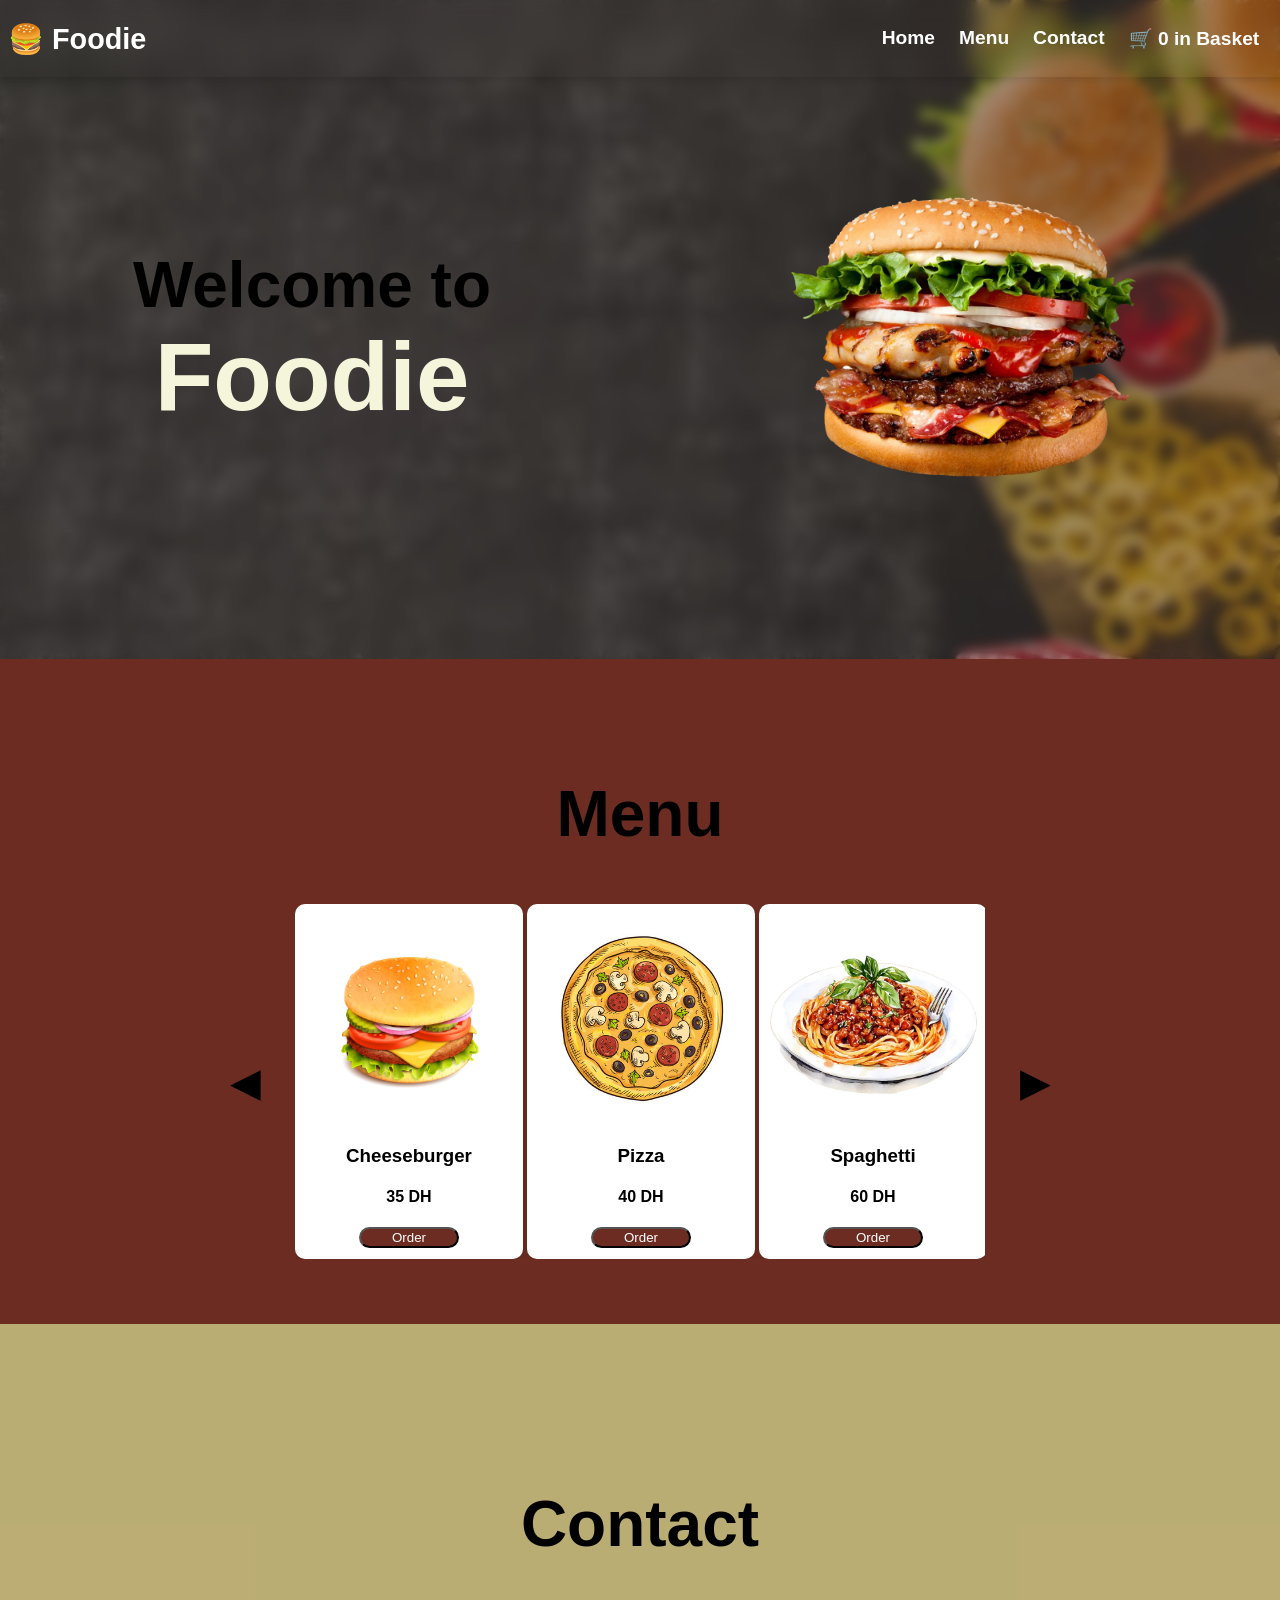
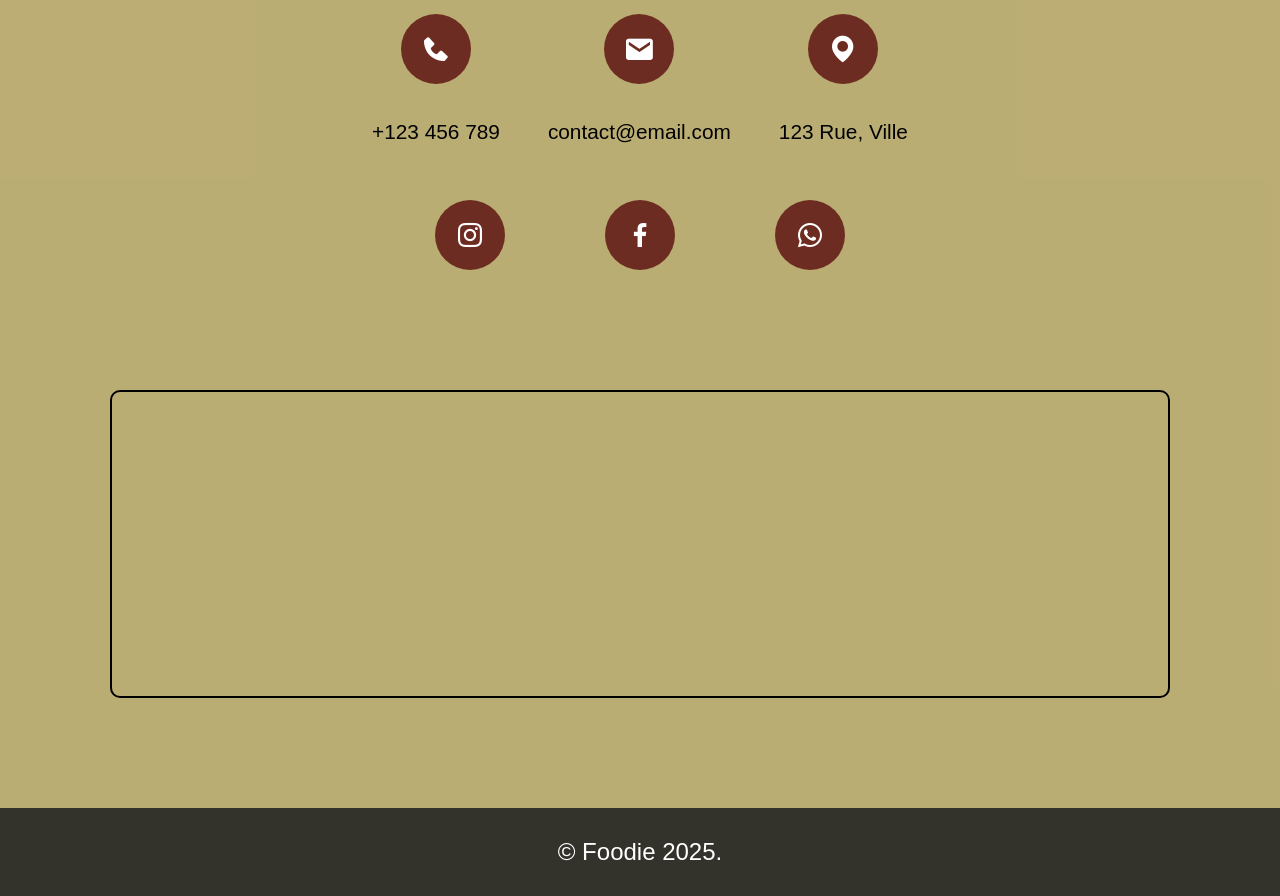
<file: index.html>
<!DOCTYPE html>
<html lang="en">
<head>
    <meta charset="UTF-8">
    <meta name="viewport" content="width=device-width, initial-scale=1.0">
    <link href='https://unpkg.com/boxicons@2.1.4/css/boxicons.min.css' rel='stylesheet'>
    <link rel="stylesheet" href="styles.css">
    <script src="script.js" defer></script>
    <title>Foodie - Order Your Favorite Meals</title>
    <link rel="icon" href="img/Burger.jpg">
</head>
<body>
    <header>
        <div class="logo"><a href="#home">🍔 Foodie</a></div>
        <nav>
            <ul>
                <li><a href="#home">Home</a></li>
                <li><a href="#menu">Menu</a></li>
                <li><a href="#contact">Contact</a></li>
                <li><a href="javascript:void(0)" onclick="toggleBasket()">🛒 <span id="basket-count">0</span> in Basket</a></li>
            </ul>
        </nav>
        <div class="menu-icon" onclick="toggleMenu()">☰</div>
    </header>
    <section id="home">
        <div class="part1">
            <h1>Welcome to</h1>
            <strong>Foodie</strong>
        </div>
        <div class="part2">
            <img class="section-img" src="img/home.png" alt="Delicious food display">
        </div>
    </section>
    <section id="menu">
        <h2>Menu</h2>
        <div class="menu-container">
            <button class="left-btn">◀</button>
            <div class="menu-wrapper">
                <div class="menu-items">
                    <div class="menu-item">
                        <img src="img/Burger.jpg" alt="Burger">
                        <h3>Cheeseburger</h3>
                        <h4>35 DH</h4>
                        <button onclick="addToBasket({'Cheeseburger': 35})">Order</button>
                    </div>
                    <div class="menu-item">
                        <img src="img/Pizza.jpg" alt="Pizza">
                        <h3>Pizza</h3>
                        <h4>40 DH</h4>
                        <button onclick="addToBasket({'Pizza': 40})">Order</button>
                    </div>
                    <div class="menu-item">
                        <img src="img/Pasta.jpg" alt="Pasta">
                        <h3>Spaghetti</h3>
                        <h4>60 DH</h4>
                        <button onclick="addToBasket({'Spaghetti': 60})">Order</button>
                    </div>
                    <div class="menu-item">
                        <img src="img/Shawarma.jpg" alt="Shawarma">
                        <h3>Shawarma</h3>
                        <h4>35 DH</h4>
                        <button onclick="addToBasket({'Shawarma': 35})">Order</button>
                    </div>
                    <div class="menu-item">
                        <img src="img/Lasagne.jpg" alt="Lasagne">
                        <h3>Lasagne</h3>
                        <h4>55 DH</h4>
                        <button onclick="addToBasket({'Lasagne': 55})">Order</button>
                    </div>
                    <div class="menu-item">
                        <img src="img/Tacos.jpg" alt="Tacos">
                        <h3>Tacos</h3>
                        <h4>40 DH</h4>
                        <button onclick="addToBasket({'Tacos': 40})">Order</button>
                    </div>
                    <div class="menu-item">
                        <img src="img/Monada.png" alt="Soft drinks">
                        <h3>Soft drinks</h3>
                        <h4>15 DH</h4>
                        <button onclick="addToBasket({'Soft drinks': 15})">Order</button>
                    </div>
                    <div class="menu-item">
                        <img src="img/Water.jpg" alt="Water">
                        <h3>Water 1.5L</h3>
                        <h4>10 DH</h4>
                        <button onclick="addToBasket({'Water 1.5L': 10})">Order</button>
                    </div>
                    <div class="menu-item">
                        <img src="img/Juice.jpg" alt="Juice">
                        <h3>Juice</h3>
                        <h4>18 DH</h4>
                        <button onclick="addToBasket({'Juice': 18})">Order</button>
                    </div>
                </div>
            </div>  
            <button class="right-btn">▶</button>
    </section>
    <section id="contact">
    <h2>Contact</h2>

    <div class="contact-container">
        <div class="info">
            <i class='bx bxs-phone'></i>
            <p>+123 456 789</p>
        </div>
        <div class="info">
            <i class='bx bxs-envelope'></i>
            <p>contact@email.com</p>
        </div>
        <div class="info">
            <i class='bx bxs-map'></i>
            <p>123 Rue, Ville</p>
        </div>
    </div>
    <br><br>
    <div class="social-container">
        <div class="social">
            <a href="#"><i class='bx bxl-instagram'></i></a>
            <a href="#"><i class='bx bxl-facebook'></i></a>
            <a href="#"><i class='bx bxl-whatsapp'></i></a>
        </div>
    </div>
    <div class="map-container">
        <iframe 
            src="https://www.google.com/maps/embed?pb=!1m18!1m12!1m3!1d2739.1785796517015!2d-5.801039384907162!3d35.75946298020273!2m3!1f0!2f0!3f0!3m2!1i1024!2i768!4f13.1!3m3!1m2!1s0xd1a8a18456c580f%3A0x64706f7fef4bc89d!2sTanger!5e0!3m2!1sfr!2sma!4v1685484377673!5m2!1sfr!2sma" 
            width="100%" 
            height="300" 
            style="border:0;" 
            allowfullscreen="">
        </iframe>
    </div>
</section>

<footer>&copy; Foodie 2025.</footer>

    <div id="basket-box">
        <span class="close-btn" onclick="toggleBasket()">X</span>
        <h3>Your Orders</h3>
        <ul id="basket-items">
        </ul>
        <center><h3>Total : <span id="basket-total">0</span> DH</h3></center>
        <div class="basket-btn"><button onclick="clearBasket()">Clear Basket</button>
                <button><a href="OrderForm.html" style="color: white; text-decoration: none;">Valid</a></button></div>
    </div>
</body>
</html>
</file>
<file: styles.css>
html {
    scroll-behavior: smooth;
}

body {
    font-family: Arial, sans-serif;
    margin: 0;
    padding: 0;
    background-color: #f8f8f8;
}

.menu-icon {
    display: none;
    font-size: 2em;
    cursor: pointer;
}

header {
    display: flex;
    justify-content: space-between;
    font-size: 1.2rem;
    align-items: center;
    position: fixed;
    top: 0;
    width: 100%;
    padding: 0.5rem;
    color: white;
    background-color: transparent;
    backdrop-filter: blur(10px);
    z-index: 1000;
    box-shadow: 0 4px 6px rgba(0, 0, 0, 0.1);
}


.logo {
    font-size: 1.8rem;
    font-weight: bold;
    color: white;
}

.logo a {
    text-decoration: none;
    color: inherit;
}

nav ul {
    list-style: none;
    display: flex;
    gap: 1.5rem;
    margin-right: 1.8rem;
}

nav ul li a {
    color: white;
    text-decoration: none;
    font-weight: bold;
    transition: color 0.3s;
}

nav ul li a:hover {
    color: #33322b;
}

section {
    padding: 3rem;
    text-align: center;
}

.section-img {
    width: 80%;
    max-width: 600px;
    margin: 1rem auto;
    display: block;
    border-radius: 10px;
}

h2{
    font-size: 4rem;
}

.menu-container {
    display: flex;
    align-items: center;
    justify-content: center;
    position: relative;
    width: 100%;
}

.menu-wrapper {
    width: 60%;
    overflow: hidden;
}

.menu-items {
    display: flex;
    gap: 4px;
    transition: transform 0.5s ease-in-out;
}

.menu-item {
    flex: 0 0 30%;
    text-align: center;
    background: #fff;
    padding: 10.5px;
    border-radius: 10px;
    box-shadow: 0px 4px 6px rgba(0, 0, 0, 0.1);
}

.menu-item:hover{
    animation: pulse;
    animation-duration: 2s;
}

.left-btn, .right-btn {
    background: none;
    color: black;
    border: none;
    font-size: 40px;
    cursor: pointer;
}

.menu-item img {
    width: 100%;
    border-radius: 10px;
}

#contact {
    background-color: #968126a0;
    padding: 110px;
}

#menu {
    background-color: #6d2c21;
    padding: 65px;
    height: auto;
}

#home {
    display: flex;
    align-items: center;
    justify-content: center;
    gap: 2rem;
    background-image: url(img/backhome.jpg);
    background-size: cover;
    background-position: center;
    background-repeat: no-repeat;
    height: auto;
    padding: 7.5rem 0;
    width: 100%;
    position: relative;
}

#home::before {
    content: "";
    position: absolute;
    top: 0;
    left: 0;
    width: 100%;
    height: 100%;
    background: rgba(54, 46, 46, 0.4);
    backdrop-filter: blur(6px);
    z-index: 1;
}

.part1, .part2 {
    width: 50%;
    position: relative;
    z-index: 2;
    margin-top: 20px;
    display: flex;
    flex-direction: column;
    align-items: center;
    justify-content: center;
    text-align: center;
}

.part1 h1 {
    font-size: 4rem;
    margin: 0;
}

.part2 img {
    width: 70%;
    max-width: 400px;
    border-radius: 10px;
}

strong {
    color: beige;
    font-size: 6rem;
    width: 6ch;
    text-align: center;
    overflow: hidden;
    white-space: nowrap;
    animation: typing 4s steps(30) infinite;
}
@keyframes typing {
    0% {
        width: 0;
    }

    50% {
        width: 6ch;
    }

    100% {
        width: 0;
    }
}

@media screen and (max-width: 750px) {
    #home {
        flex-direction: column;
        gap: 3rem;
    }

    .part1, .part2 {
        width: 80%;
    }

    .part1 h1 {
        font-size: 2.5rem;
    }

    .part1 p {
        font-size: 1rem;
    }

    .part2 img {
        width: 90%;
        max-width: 200px;
    }
}
button{
    background-color: #6d2c21;
    color: white;
    width: 100px;
    border-radius: 20px;
}

#basket-box {
    display: none;
    position: fixed;
    top: 70px;
    right: 20px;
    background-color: white;
    padding: 20px;
    border-radius: 10px;
    box-shadow: 0 4px 8px rgba(0, 0, 0, 0.2);
    width: 300px;
    z-index: 1000;
    max-height: 400px;
    overflow-y: auto;
}

#basket-box ul {
    list-style-type: none;
    padding: 0;
}

#basket-box li {
    margin: 10px 0;
}

#basket-box .close-btn {
    position: absolute;
    top: 10px;
    right: 10px;
    cursor: pointer;
}

#basket-box button{
        background-color: #6d2c21;
        color: white;
        padding: 10px;
        border: none;
        border-radius: 20px;
        font-size: 0.8rem;
        width: 35%;
        cursor: pointer;
        transition: background-color 0.3s;
        margin-top: 30px;
}

#basket-box button:hover{
    background-color: #8c3b2d;
}

.basket-btn{
    display: flex;
    justify-content: space-evenly;
    }

.contact-container, .social-container {
    display: flex;
    justify-content: center;
    gap: 3rem;
    flex-wrap: wrap;
    max-width: 600px;
    margin: 0 auto;
}

p{
    font-size: 1.3rem;
}

.info {
    display: flex;
    justify-content: center;
    align-items: center;
    gap:15px;
    flex-direction: column;
}

.info i {
    display: flex;
    align-items: center;
    justify-content: center;
    width: 70px;
    height: 70px;
    border-radius: 50%;
    background-color: #6d2c21;
    color: white;
    font-size: 2rem;
    transition: 0.3s;
}

.info i:hover {
    background-color: #4e1f17;
    transform: scale(1.1);
}

.social {
    display: flex;
    justify-content: center;
    align-items: center;
    gap: 100px;
    flex-direction: row;
}

.social a{
    display: flex;
    align-items: center;
    justify-content: center;
    width: 70px;
    height: 70px;
    border-radius: 50%;
    background-color: #6d2c21;
    color: white;
    font-size: 2rem;
    transition: 0.3s;
    text-decoration: none;
}

.social a:hover {
    background-color: white;
    color: #6d2c21;
    transform: scale(1.1);
}

.map-container {
    margin: auto;
    max-width: 1500px;
    border: 2px solid black;
    border-radius: 10px;
    overflow: hidden;
    box-shadow: 2px rgba(0,0,0,0.1);
    margin-top: 120px;
}

footer {
    background-color: #33322b;
    color: white;
    text-align: center;
    padding: 30px;
    font-size: 1.5rem;
}

@media (max-width: 550px) {
    header {
        flex-direction: row;
        align-items: flex-start;
    }

    .logo{
        margin-left: 5px;
    }

    .menu-icon {
        display: block;
        margin-right: 20px;
    }

    nav ul {
        display: none;
        flex-direction: column;
        width: 100%;
        background: none;
        text-align: center;
    }

    nav ul.active {
        display: flex;
    }

    #home {
        flex-direction: column;
        text-align: center;
    }

    .part1, .part2 {
        width: 100%;
    }

    .menu-container {
        flex-direction: column;
        align-items: center;
    }

    .left-btn, .right-btn {
        display: none;
    }

    .menu-items {
        display: flex;
        flex-direction: row;
        overflow-x: auto;
        scroll-snap-type: x mandatory;
        width: 100%;
    }

    .menu-item {
        min-width: 90%;
        scroll-snap-align: center;
    }

    .contact-container {
        flex-direction: column;
        align-items: center;
        text-align: center;
    }
}
</file>
